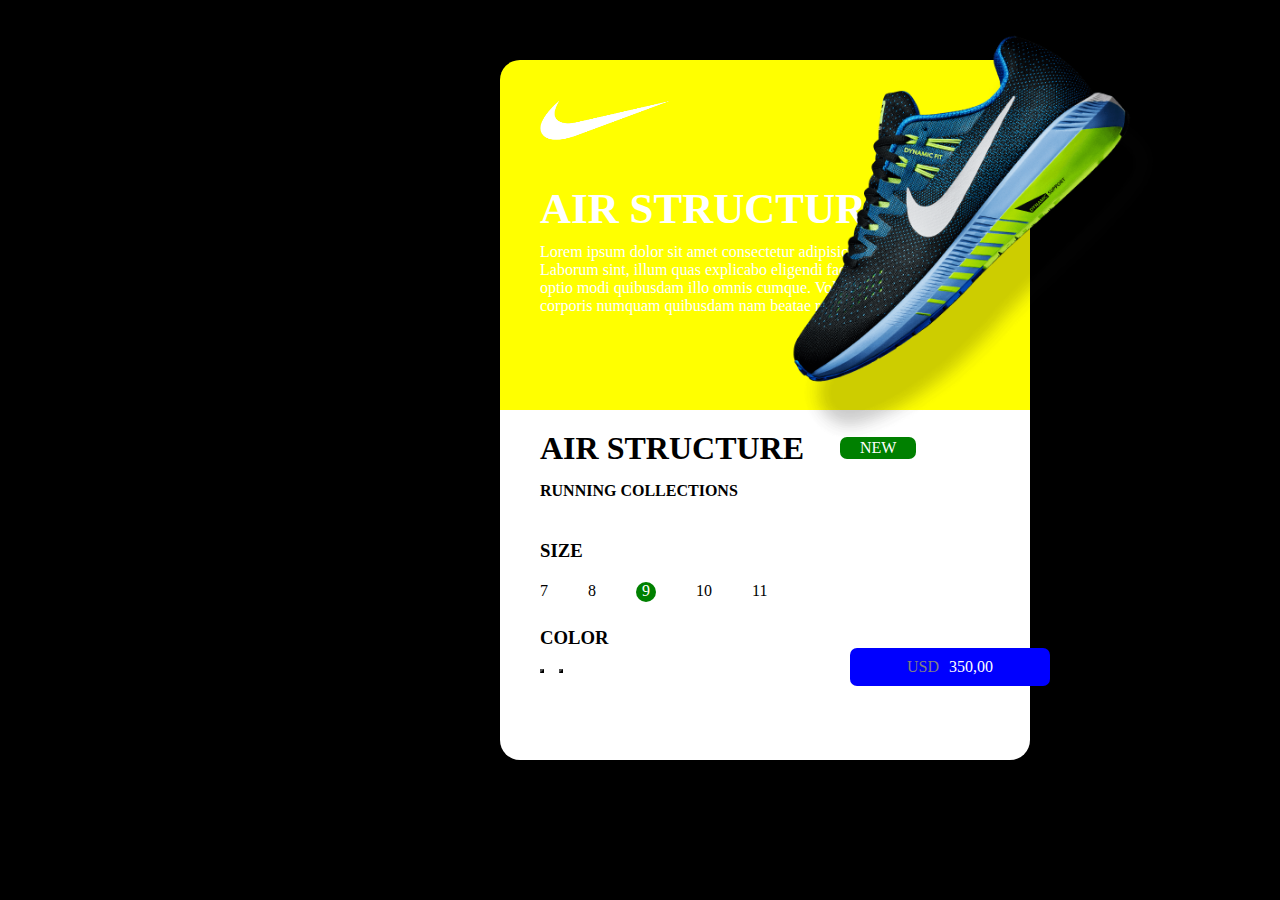
<file: 16-DomCardExample/index.html>
<!DOCTYPE html>
<html lang="en">
<head>
    <meta charset="UTF-8">
    <meta http-equiv="X-UA-Compatible" content="IE=edge">
    <meta name="viewport" content="width=device-width, initial-scale=1.0">
    <title>Document</title>
    <link rel="stylesheet" href="./assest/style.css">
    <link rel="stylesheet" href="https://cdnjs.cloudflare.com/ajax/libs/font-awesome/6.4.0/css/all.min.css" integrity="sha512-iecdLmaskl7CVkqkXNQ/ZH/XLlvWZOJyj7Yy7tcenmpD1ypASozpmT/E0iPtmFIB46ZmdtAc9eNBvH0H/ZpiBw==" crossorigin="anonymous" referrerpolicy="no-referrer" />
</head>
<body>
    <div class="nike">
        <div class="nike_1">
            <div class="nikeicon">
                <img src="./assest/img/pngegg.png" alt="">
            </div>
            <h1 class="airstructure">AIR STRUCTURE</h1>
            <p>Lorem ipsum dolor sit amet consectetur adipisicing elit. Laborum sint, illum quas explicabo eligendi
                facere odit unde optio modi quibusdam illo omnis cumque. Voluptatibus corporis numquam quibusdam nam
                beatae recusandae!</p>
<div class="img">
    <img src="./assest/img/pngegg (1).png" alt="">
</div>
        </div>
        

        <div class="nike_2">
            <h1 class="nike_2_h1">AIR STRUCTURE</h1>
            <span class="new">NEW</span>
            <h4>RUNNING COLLECTIONS</h4>
            <div class="star_icon">
                <i class="fa-solid fa-star"></i>
                <i class="fa-solid fa-star"></i>
                <i class="fa-solid fa-star"></i>
                <i class="fa-solid fa-star"></i>
                <i class="fa-solid fa-star" id="gray"></i>
             </div>
            <h3>SIZE</h3>
            <div class="size_text">
            <span>7</span>
            <span>8</span>
            <span class="nine">9</span>
            <span>10</span>
            <span>11</span>
        </div>
            <h3>COLOR</h3>
            <div class="colors_btn">
                <button class="blue"></button>
                <button class="red"></button>
            </div>
            <div class="many">
            <span class="many_text">USD</span>
            <span class="usd">350,00</span>
        </div>
        </div>





    </div>

</body>
</html>
</file>
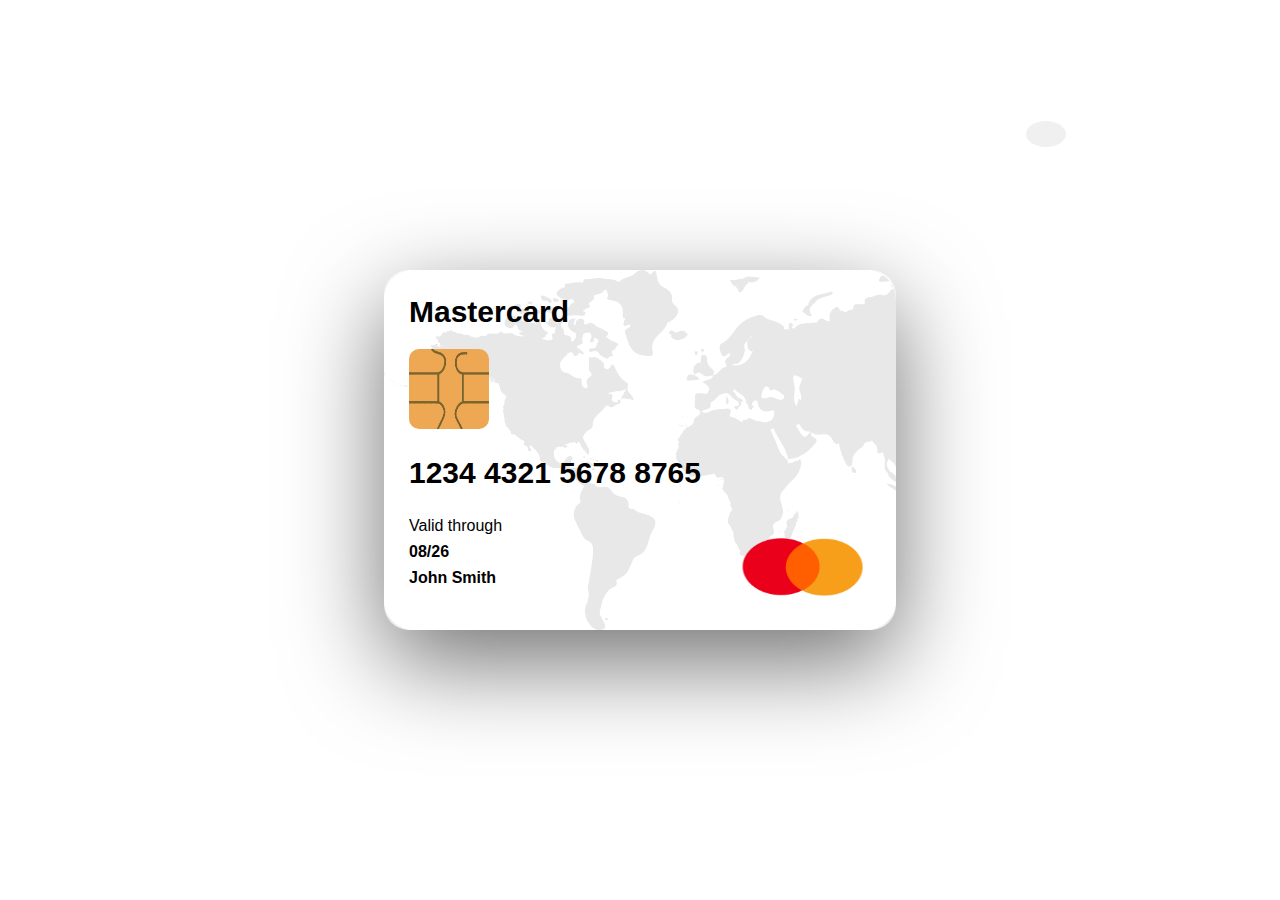
<file: 18-CreditCardDarkModee/index.html>
<!DOCTYPE html>
<html lang="en">

<head>
    <meta charset="UTF-8">
    <meta http-equiv="X-UA-Compatible" content="IE=edge">
    <meta name="viewport" content="width=device-width, initial-scale=1.0">
    <title>Document</title>
    <link rel="stylesheet" href="./assest/css/style.css">
    <link rel="stylesheet" href="https://cdnjs.cloudflare.com/ajax/libs/font-awesome/6.4.0/css/all.min.css"
        integrity="sha512-iecdLmaskl7CVkqkXNQ/ZH/XLlvWZOJyj7Yy7tcenmpD1ypASozpmT/E0iPtmFIB46ZmdtAc9eNBvH0H/ZpiBw=="
        crossorigin="anonymous" referrerpolicy="no-referrer" />

</head>

<body>
    <div class="container">
        <div class="card">
            <div class="btn">
                <button class="sun"><i class="fa-regular fa-sun"></i></button>
                <button class="moon"><i class="fa-regular fa-moon"></i></button>
            </div>
            <div class="card1">
                <div class="card2">
                    <p class="metn">Mastercard</p>
                    <img src="./assest/img/chip_1.jpg" alt="#">
                    <p class="nomre">1234 4321 5678 8765</p>
                </div>

                <div class="card3">
                    <div class="text">
                        <p class="valid">Valid through</p>
                        <p class="tarix">08/26</p>
                        <p class="ad">John Smith</p>
                    </div>
                    <div class="daire">
                        <img class="daire" src="./assest/img/mastercard.png" alt="#">
                    </div>
                </div>
            </div>
            <div class="mastercard"></div>
        </div></div>




    <script> 
        const container = document.querySelector(".container");
        const btn =document.querySelector(".btn");
        
        btn.addEventListener("click", () =>{
            container.classList.toggle("change");
        } )
    </script>
</body>

</html>
</file>
<file: 16-DomCardExample/assest/style.css>
* {
    margin: 0;
    padding: 0;
    box-sizing: border-box;
}

body {
    background-color: black;
    font-family: 'Noto Sans,'sans-serif;
}

.nike {
    margin-top: 60px;
    margin-bottom: 100px;
    margin-left: 500px;
    border-radius: 30px;

}


.nike_1 {
    padding-left: 40px;
    height: 350px;
    width: 530px;
    background-color: yellow;
    border-top-right-radius: 20px;
    border-top-left-radius: 20px;
}

.nikeicon img {
    height: 120px;
    width: 130px;
    color: white;
}

.airstructure {
    color: white;
    width: 400px;
    font-size: 43px;
}

p {
    color: white;
    padding-top: 10px;
    width: 400px;
}

.img {
    background-color: yellow;
}

.img img {
    width: 450px;
    height: 450px;
    margin-left: 200px;
    margin-top: -290px;
}




.nike_2 {
    height: 350px;
    width: 530px;
    background-color: white;
    padding-left: 40px;
    border-bottom-right-radius: 20px;
    border-bottom-left-radius: 20px;

}

.nike_2_h1 {
    color: black;
    padding-top: 20px;
}

.new {
    position: absolute;
    background-color: green;
    padding: 2px 20px;
    border-radius: 7px;
    color: white;
    margin-left: 300px;
    margin-top: -30px;

}

h4 {
    padding-top: 15px;
    
}

.star_icon {
    color: black;
    padding-top: 15px;
}

#gray {
    color: gray;
}

h3 {
    padding-top: 25px;
}

.size_text {
    display: flex;
    gap: 40px;
    padding-top: 20px;

}

.nine {
    height: 20px;
    width: 20px;
    border-radius: 50%;
    background-color: green;
    color: white;
    padding-left: 6px;
}

.colors_btn {
    display: flex;
    gap: 15px;
    padding-top: 20px;
}

.blue {
    background-color: blue;
}

.red {
    background-color: red;
}

.many {
    display: flex;
    justify-content: center;
    width: 200px;
    background-color: blue;
    padding-top: 10px;
    padding-bottom: 10px;
    border-radius: 7px;
    margin-left: 310px;
    margin-top: -25px;


}

.many_text {
    color: gray;
}

.usd{
    color: white;
    padding-left: 10px;
}
</file>
<file: 18-CreditCardDarkModee/assest/css/style.css>
*{
    box-sizing: border-box;
    margin: 0;
    padding: 0;
    font-family: Arial, Helvetica, sans-serif;
}
.container{
    display: flex;
    justify-content: center;
    align-items: center;
    width: 100%;
    height: 100vh;
    background-color: white;
    transition: 700ms;
    color: black;
}
.card{
    position: relative;
    width: 40%;
    height: 40vh;
    background-color: rgba(255, 255, 255, 0.74);
    border-radius: 30px;
    box-shadow: 0 2rem 6rem  rgba(0, 0, 0, 0.562);
    background-image: url(../img/world.png);
    background-repeat: no-repeat;
    transition: 700ms;
    background-size: cover;
    color: black;
}
.btn{
    position: absolute;
    right: -170px;
    top: -150px;
}
.moon{
    display: none;
}
button{
    font-size: 32px;
    padding: 13px 20px;
    border-radius: 50%;
    background-color: rgba(226, 226, 226, 0.507);
    border: none;
    color: rgba(85, 85, 85, 0.863);
    transition: 700ms;
}

.card1{
    position: absolute;
    z-index: 1;
    padding: 25px;
    width: 100%;
    height: 100%;
    color: black;
    transition: 700ms;
}
.card2{
    font-size: 30px;
    font-weight: bolder;
    height: 70%;
    width: 100%;
}
.metn{
   padding-bottom: 20px;

}
.nomre{
    padding-top: 20px;
    padding-bottom: 10px;
}
.mastercard{
    position: absolute;
    width: 100%;
    height: 40vh;
    opacity: 0.7;
    border-radius: 25px;
    background-color: white;
    transition: 700ms;
}
.container.change .card1{
    z-index: 1;
    color: white;
}
img{
    width: 80px;
    height: 80px;
    border-radius: 10px;
}
.card3{
    position: absolute;
    width: 90%;
    height: 30%;
    display: flex;
    justify-content: space-between;
    padding-top: 5px;
}
.tarix{
    padding-top: 8px;
    padding-bottom: 8px;
    font-weight: bold;
}
.ad{
    font-weight: bold;

}
.daire{
    width:15vh;
    height: 100px;
}

button:focus{
    border-radius: 50%;

}

.container.change{
    background-color: rgba(20, 20, 20, 0.918);
    color: white;
}
.container.change .card{
    background-color: rgba(94, 94, 94, 0.5);
    transform: rotateX(3deg);
    rotate: 360deg;
    }

.container.change .moon{
    display: block;
    color: white;
}
.container.change .sun{
    display: none;
}
.container.change .mastercard{
    background-color: rgba(0, 0, 0, 0.986) ;
    opacity: 0.8;
}
</file>
